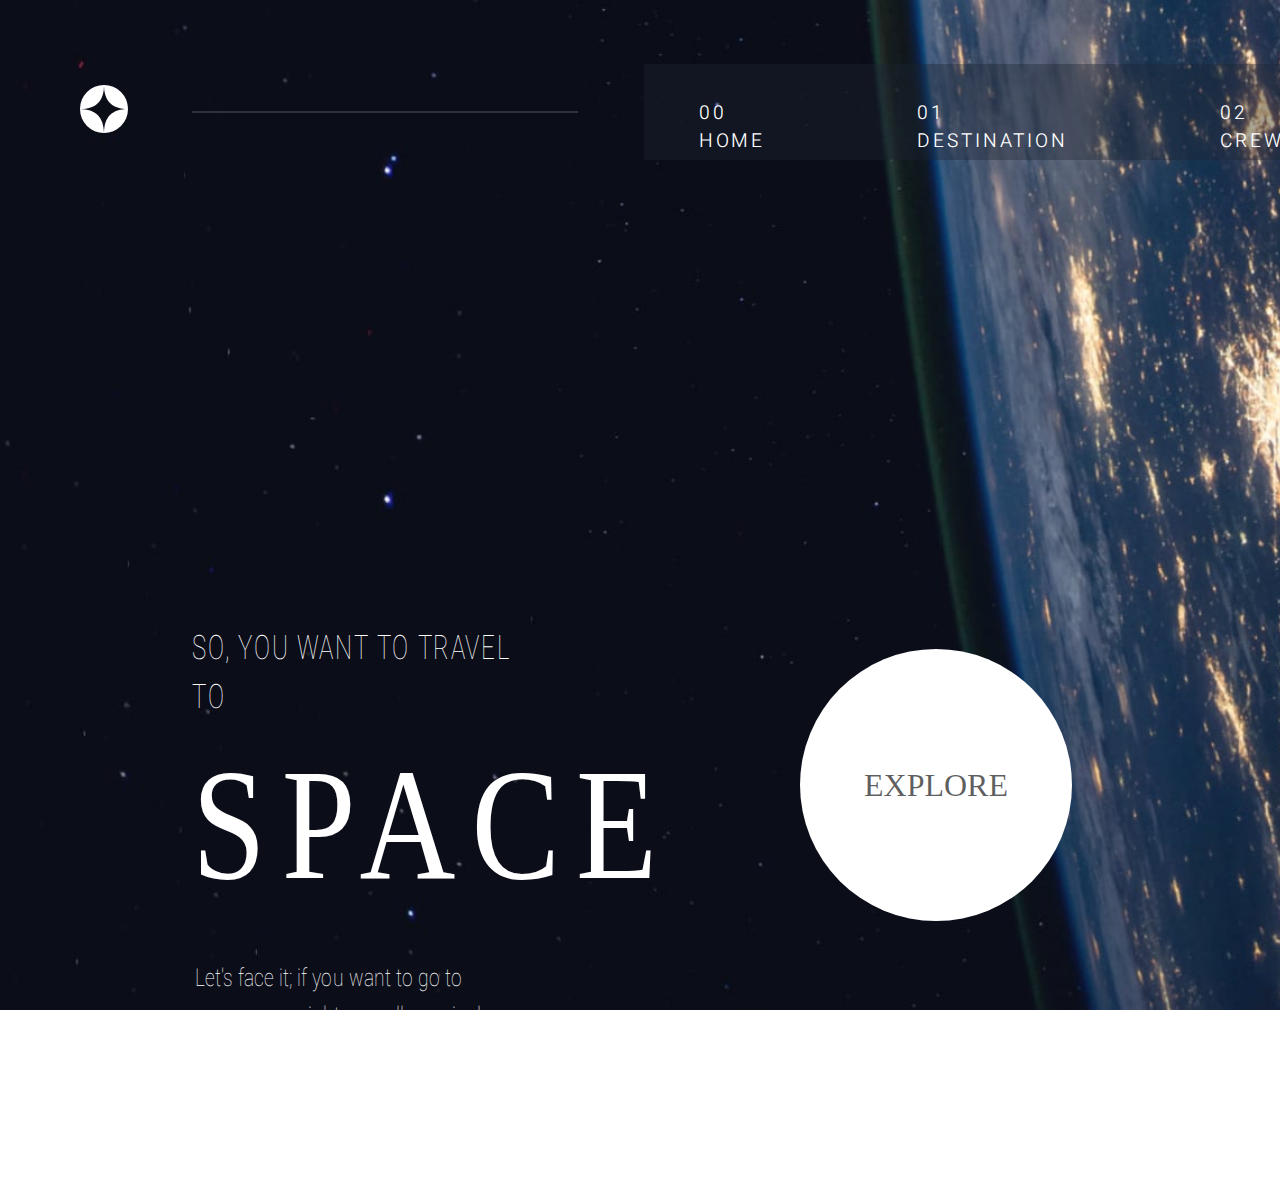
<file: index.html>
<!DOCTYPE html>
<html lang="en">

<head>
    <meta charset="UTF-8">
    <meta name="viewport" content="width=device-width, initial-scale=1.0">
    <title>Space Tourism</title>
    <link rel="stylesheet" href="./style.css">
    <script src="script.js" defer></script>

    <link rel="preconnect" href="https://fonts.googleapis.com">
    <link rel="preconnect" href="https://fonts.gstatic.com" crossorigin>
    <link
        href="https://fonts.googleapis.com/css2?family=Afacad:ital,wght@0,400..700;1,400..700&family=Heebo:wght@100..900&family=Inter:ital,opsz,wght@0,14..32,100..900;1,14..32,100..900&family=Lato:ital,wght@0,100;0,300;0,400;0,700;0,900;1,100;1,300;1,400;1,700;1,900&family=Open+Sans:ital,wght@0,300..800;1,300..800&family=Poppins:ital,wght@0,100;0,200;0,300;0,400;0,500;0,600;0,700;0,800;0,900;1,100;1,200;1,300;1,400;1,500;1,600;1,700;1,800;1,900&display=swap"
        rel="stylesheet">

</head>

<body>
    <header>
        <nav class="nav-active">
            <div class="icon">
                <img src="./assets/images/shared/logo.svg" alt="icon">
            </div>
            <hr class="intro-hr">

            <div class="nav-bar">
                <div class="li-container">
                    <ul>
                        <li class="home"><a href="index.html" class="dekstop-nav">00 HOME</a></li>
                        <li class="home"><a href="index.html" class="tablet-nav"> HOME</a></li>
                    </ul>
                </div>
                <div class="li-container">
                    <ul>
                        <li><a href="destination.html" class="dekstop-nav">01 DESTINATION</a></li>
                        <li><a href="destination.html" class="tablet-nav">DESTINATION</a></li>
                    </ul>
                </div>
                <div class="li-container">
                    <ul>
                        <li><a href="crew.html" class="dekstop-nav">02 CREW</a></li>
                        <li><a href="crew.html" class="tablet-nav">CREW</a></li>
                    </ul>
                </div>
                <div class="li-container">
                    <ul>
                        <li><a href="technology.html" class="dekstop-nav">03 TECHNOLOGY</a></li>
                        <li><a href="technology.html" class="tablet-nav">TECHNOLOGY</a></li>
                    </ul>
                </div>
            </div>

            <div>
                <img src="./assets/images/shared/icon-hamburger.svg" class="ham-icon" alt="">
            </div>
            <div class="hamburger ham-active">
                <div class="ham-container">
                    <ul>
                        <li class="ham-home"><a href="index.html" class="mobile-nav">HOME</a></li>
                    </ul>
                </div>
                <div class="ham-container">
                    <ul>
                        <li><a href="destination.html" class="mobile-nav">DESTINATION</a></li>
                    </ul>
                </div>
                <div class="ham-container">
                    <ul>
                        <li><a href="crew.html" class="mobile-nav">CREW</a></li>
                    </ul>
                </div>
                <div class="ham-container">
                    <ul>
                        <li><a href="technology.html" class="mobile-nav">TECHNOLOGY</a></li>
                    </ul>
                </div>
            </div>
        </nav>

    </header>

    <main>
        <div class="container">
            <div class="text">
                <h3>SO, YOU WANT TO TRAVEL TO</h3>
                <h1>SPACE</h1>
                <p>
                    Let's face it; if you want to go to space, you might as well
                    genuinely go to outer space and not hover kind of on the
                    edge of it. Well sit back, and relax because we'll give you
                    a truly out of this world experience!
                </p>
            </div>

            <div>
                <div>
                    <p class="explore">EXPLORE</p>
                </div>
            </div>
        </div>
    </main>
</body>

</html>
</file>
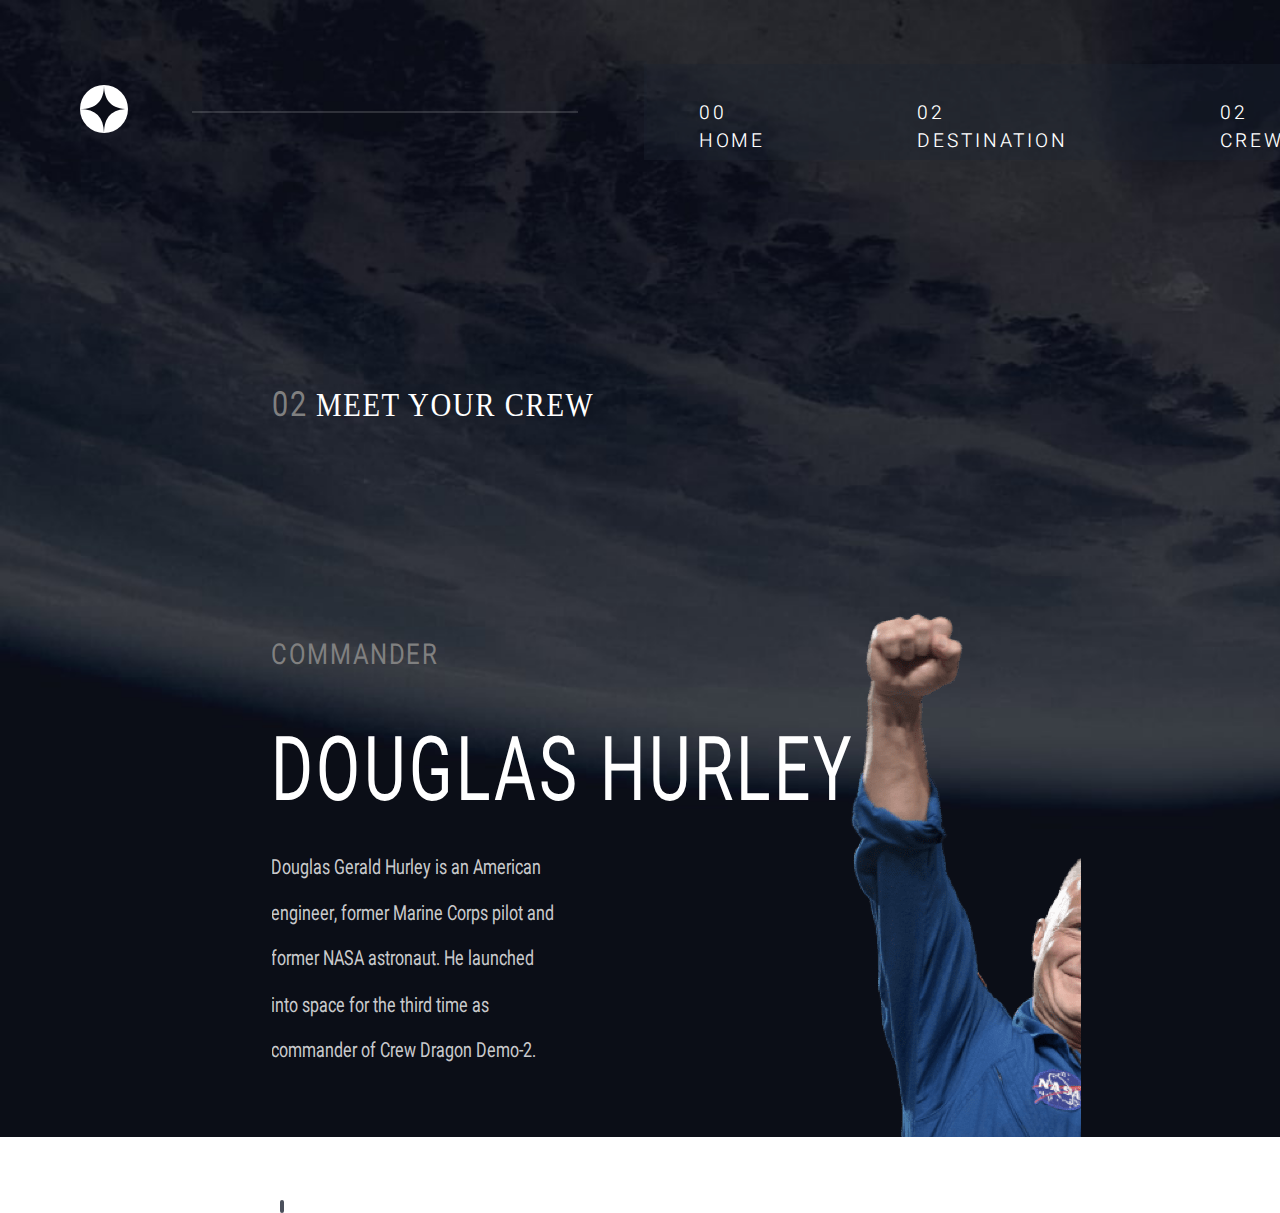
<file: crew.html>
<!DOCTYPE html>
<html lang="en">

<head>
    <meta charset="UTF-8">
    <meta name="viewport" content="width=device-width, initial-scale=1.0">
    <title>Space Tourism-Crew</title>
    <link rel="stylesheet" href="./style.css">
    <script src="crew.js" defer></script>

    <link rel="preconnect" href="https://fonts.googleapis.com">
    <link rel="preconnect" href="https://fonts.gstatic.com" crossorigin>
    <link
        href="https://fonts.googleapis.com/css2?family=Afacad:ital,wght@0,400..700;1,400..700&family=Heebo:wght@100..900&family=Inter:ital,opsz,wght@0,14..32,100..900;1,14..32,100..900&family=Lato:ital,wght@0,100;0,300;0,400;0,700;0,900;1,100;1,300;1,400;1,700;1,900&family=Open+Sans:ital,wght@0,300..800;1,300..800&family=Poppins:ital,wght@0,100;0,200;0,300;0,400;0,500;0,600;0,700;0,800;0,900;1,100;1,200;1,300;1,400;1,500;1,600;1,700;1,800;1,900&display=swap"
        rel="stylesheet">
</head>

<body>
    <nav>
        <div class="icon">
            <img src="./assets/images/shared/logo.svg" alt="icon">
        </div>
        <hr class="intro-hr">

        <div class="nav-bar">
            <div class="li-container">
                <ul>
                    <li class="home"><a href="index.html" class="dekstop-nav">00 HOME</a></li>
                    <li class="home"><a href="index.html" class="tablet-nav"> HOME</a></li>
                </ul>
            </div>
            <div class="li-container">
                <ul>
                    <li><a href="destination.html" class="dekstop-nav">02 DESTINATION</a></li>
                    <li><a href="destination.html" class="tablet-nav">DESTINATION</a></li>
                </ul>
            </div>
            <div class="li-container">
                <ul>
                    <li><a href="crew.html" class="dekstop-nav">02 CREW</a></li>
                    <li><a href="crew.html" class="tablet-nav">CREW</a></li>

                </ul>
            </div>
            <div class="li-container">
                <ul>
                    <li><a href="technology.html" class="dekstop-nav">03 TECHNOLOGY</a></li>
                    <li><a href="technology.html" class="tablet-nav">TECHNOLOGY</a></li>
                </ul>
            </div>
        </div>

        <div>
            <img src="./assets/images/shared/icon-hamburger.svg" class="ham-icon" alt="">
        </div>
        <div class="hamburger ham-active">
            <div class="ham-container">
                <ul>
                    <li class="ham-home"><a href="index.html" class="mobile-nav">HOME</a></li>
                </ul>
            </div>
            <div class="ham-container">
                <ul>
                    <li><a href="destination.html" class="mobile-nav">DESTINATION</a></li>
                </ul>
            </div>
            <div class="ham-container">
                <ul>
                    <li><a href="crew.html" class="mobile-nav">CREW</a></li>
                </ul>
            </div>
            <div class="ham-container">
                <ul>
                    <li><a href="technology.html" class="mobile-nav">TECHNOLOGY</a></li>
                </ul>
            </div>
        </div>
    </nav>

    <main>
        <div>
            <h1 id="intro">
                <span class="number">02</span> MEET YOUR CREW
            </h1>
        </div>

        <div class="crew-container">
            <div class="slider-wrapper" tabindex="0">
                <div class="crew">
                    <div class="crew-details">
                        <div class="crew-details1">
                            <h4 id="role" class="commander">COMMANDER</h4>
                            <h2 id="crew-name" class="douglas">DOUGLAS HURLEY</h2>
                            <p id="crew-bio">
                                Douglas Gerald Hurley is an American engineer, former Marine Corps pilot and former NASA
                                astronaut. He launched into space for the third time as commander of Crew Dragon Demo-2.
                            </p>
                        </div>

                        <div class="crew-img1">
                            <div class="crew-image1">
                                <img src="./assets/images/crew/image-douglas-hurley.png" alt="DOUGLAS HURLEY">
                            </div>
                        </div>
                    </div>

                    <div class="crew-details">
                        <div class="crew-details2">
                            <h4 id="role" class="m_specialist">MISSION SPECIALIST</h4>
                            <h2 id="crew-name" class="mark">MARK SHUTTLEWORTH</h2>
                            <p id="crew-bio">
                                Mark Richard Shuttleworth is the founder and CEO of Canonical, the company behind the
                                Linux-based Ubuntu operating system. Shuttleworth became the first South African to
                                travel
                                to space as a space tourist.
                            </p>
                        </div>

                        <div class="crew-img2">
                            <div class="crew-image2">
                                <img src="./assets/images/crew/image-mark-shuttleworth.png" alt="MARK SHUTTLEWORTH">
                            </div>
                        </div>
                    </div>

                    <div class="crew-details">
                        <div class="crew-details3">
                            <h4 id="role" class="pilot">PILOT</h4>
                            <h2 id="crew-name" class="victor">VICTOR GLOVER</h2>
                            <p id="crew-bio">
                                Pilot on the first operational flight of the SpaceX Crew Dragon to the International
                                Space
                                Station. Glover is a commander in the U.S. Navy where he pilots an F/A-18.He was a crew
                                member of Expedition 64, and served as a station systems flight engineer.
                            </p>
                        </div>

                        <div class="crew-img3">
                            <div class="crew-image3">
                                <img src="./assets/images/crew/image-victor-glover.png" alt="VICTOR GLOVER">
                            </div>

                        </div>
                    </div>

                    <div class="crew-details">
                        <div class="crew-details4">
                            <h4 id="role" class="flight_eng">FLIGHT ENGINEER</h4>
                            <h2 id="crew-name">ANOUSHEH ANSARI</h2>
                            <p id="crew-bio">
                                Anousheh Ansari is an Iranian American engineer and co-founder of Prodea Systems. Ansari
                                was
                                the fourth self-funded space tourist, the first self-funded woman to fly to the ISS, and
                                the
                                first Iranian in space.
                            </p>
                        </div>

                        <div class="crew-img4">
                            <div class="crew-image4">
                                <img src="./assets/images/crew/image-anousheh-ansari.png" alt="ANOUSHEH ANSARI">
                            </div>
                        </div>

                    </div>

                </div>
            </div>

            <div class="slider-nav">
                <a href="#slide1" id="slide1"></a>
                <a href="#slide2" id="slide2"></a>
                <a href="#slide3" id="slide3"></a>
                <a href="#slide4" id="slide4"></a>
            </div>
        </div>
    </main>
</body>

</html>
</file>
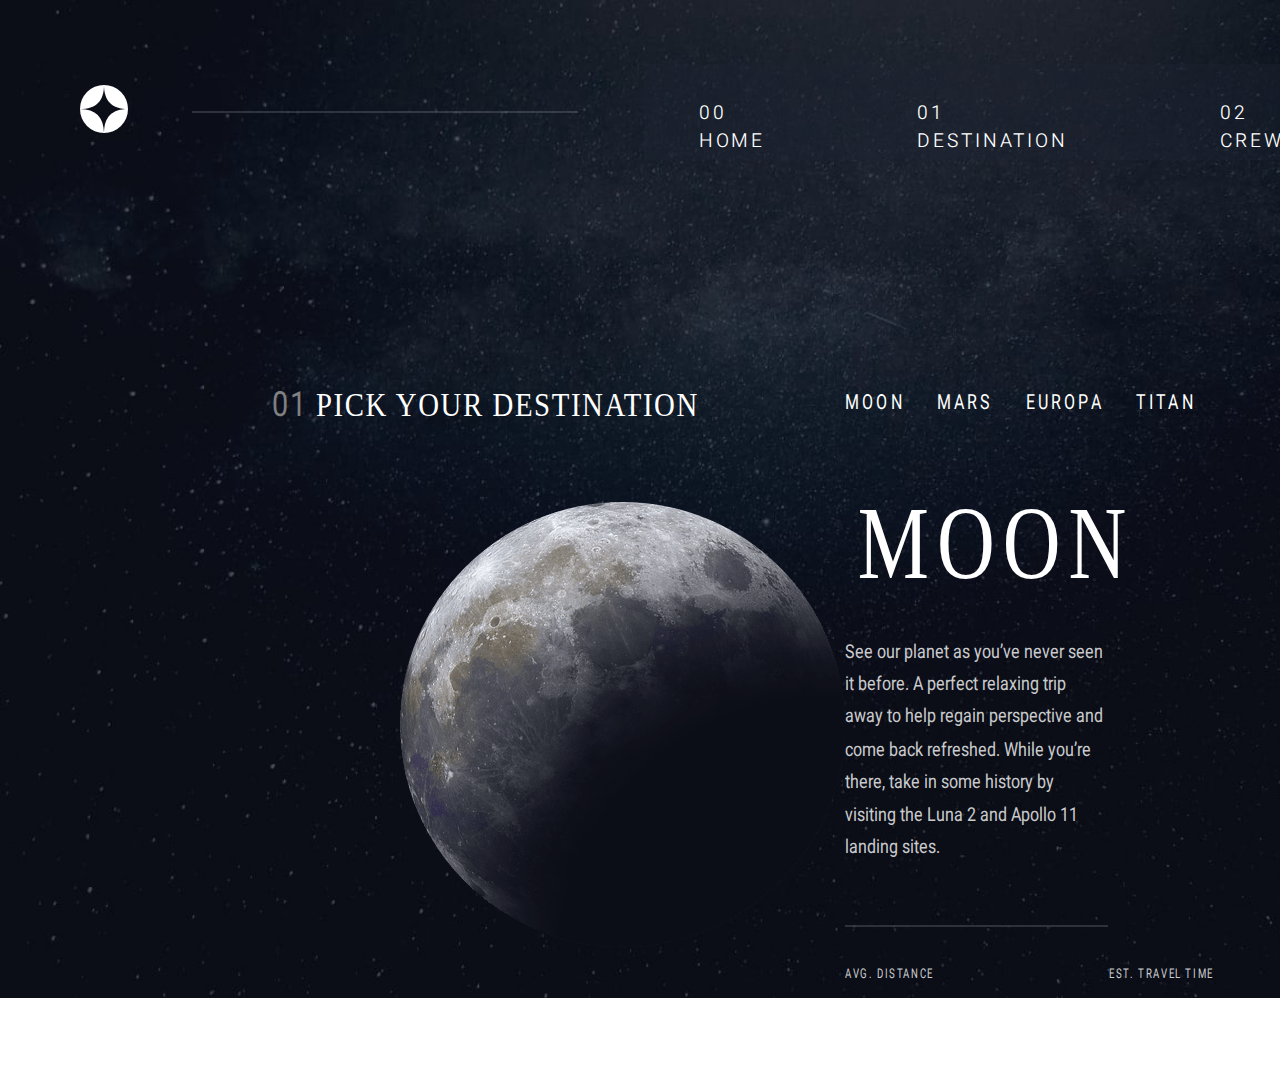
<file: destination.html>
<!DOCTYPE html>
<html lang="en">

<head>
    <meta charset="UTF-8">
    <meta name="viewport" content="width=device-width, initial-scale=1.0">
    <title>Space Tourism-Destination</title>
    <link rel="stylesheet" href="./style.css">
    <script src="destination.js" defer></script>

    <link rel="preconnect" href="https://fonts.googleapis.com">
    <link rel="preconnect" href="https://fonts.gstatic.com" crossorigin>
    <link
        href="https://fonts.googleapis.com/css2?family=Afacad:ital,wght@0,400..700;1,400..700&family=Heebo:wght@100..900&family=Inter:ital,opsz,wght@0,14..32,100..900;1,14..32,100..900&family=Lato:ital,wght@0,100;0,300;0,400;0,700;0,900;1,100;1,300;1,400;1,700;1,900&family=Open+Sans:ital,wght@0,300..800;1,300..800&family=Poppins:ital,wght@0,100;0,200;0,300;0,400;0,500;0,600;0,700;0,800;0,900;1,100;1,200;1,300;1,400;1,500;1,600;1,700;1,800;1,900&display=swap"
        rel="stylesheet">
</head>

<body>
    <nav>
        <div class="icon">
            <img src="./assets/images/shared/logo.svg" alt="icon">
        </div>
        <hr class="intro-hr">

        <div class="nav-bar">
            <div class="li-container">
                <ul>
                    <li class="home"><a href="index.html" class="dekstop-nav">00 HOME</a></li>
                    <li class="home"><a href="index.html" class="tablet-nav"> HOME</a></li>

                </ul>
            </div>
            <div class="li-container">
                <ul>
                    <li><a href="destination.html" class="dekstop-nav">01 DESTINATION</a></li>
                    <li><a href="destination.html" class="tablet-nav">DESTINATION</a></li>
                </ul>
            </div>
            <div class="li-container">
                <ul>
                    <li><a href="crew.html" class="dekstop-nav">02 CREW</a></li>
                    <li><a href="crew.html" class="tablet-nav">CREW</a></li>
                </ul>
            </div>
            <div class="li-container">
                <ul>
                    <li><a href="technology.html" class="dekstop-nav">03 TECHNOLOGY</a></li>
                    <li><a href="technology.html" class="tablet-nav">TECHNOLOGY</a></li>
                </ul>
            </div>
        </div>

        <div>
                <img src="./assets/images/shared/icon-hamburger.svg" class="ham-icon" alt="">
            </div>
            <div class="hamburger ham-active">
                <div class="ham-container">
                    <ul>
                        <li class="ham-home"><a href="index.html" class="mobile-nav">HOME</a></li>
                    </ul>
                </div>
                <div class="ham-container">
                    <ul>
                        <li><a href="destination.html" class="mobile-nav">DESTINATION</a></li>
                    </ul>
                </div>
                <div class="ham-container">
                    <ul>
                        <li><a href="crew.html" class="mobile-nav">CREW</a></li>
                    </ul>
                </div>
                <div class="ham-container">
                    <ul>
                        <li><a href="technology.html" class="mobile-nav">TECHNOLOGY</a></li>
                    </ul>
                </div>
            </div>
    </nav>

    <main>
        <div>
            <h1 id="intro">
                <span class="number">01</span> PICK YOUR DESTINATION
            </h1>
        </div>

        <div class="destination-container">
            <div class="destination-img">
                <img src="./assets/images/destination/image-moon.png" alt="iamge of the moon">
            </div>

            <div class="destination-details">
                <div class="destination">
                    <div>
                        <p class="moon">MOON</p>
                    </div>
                    <div>
                        <p class="mars">MARS</p>
                    </div>
                    <div>
                        <p class="europa">EUROPA</p>
                    </div>
                    <div>
                        <p class="titan">TITAN</p>
                    </div>

                </div>

                <div class="about-destionation">
                    <h2 id="destination-name">MOON</h2>
                    <p id="destination-description">
                        See our planet as you’ve never seen it before. A perfect relaxing trip away to help regain
                        perspective and come back refreshed. While you’re there, take in some history by visiting the
                        Luna 2 and Apollo 11 landing sites.
                    </p>

                    <hr id="destination_hr">
                </div>

                <div>
                    <div class="travel-details">
                        <div class="destination-distance">
                            <p id="distance-text">AVG. DISTANCE</p>
                            <h4 id="distance">384,400 KM</h4>
                        </div>

                        <div class="destination-duration">
                            <p id="duration-text"> EST. TRAVEL TIME</p>
                            <h4 id="duration">3 DAYS</h4>
                        </div>
                    </div>
                </div>
            </div>
        </div>
    </main>
</body>

</html>
</file>
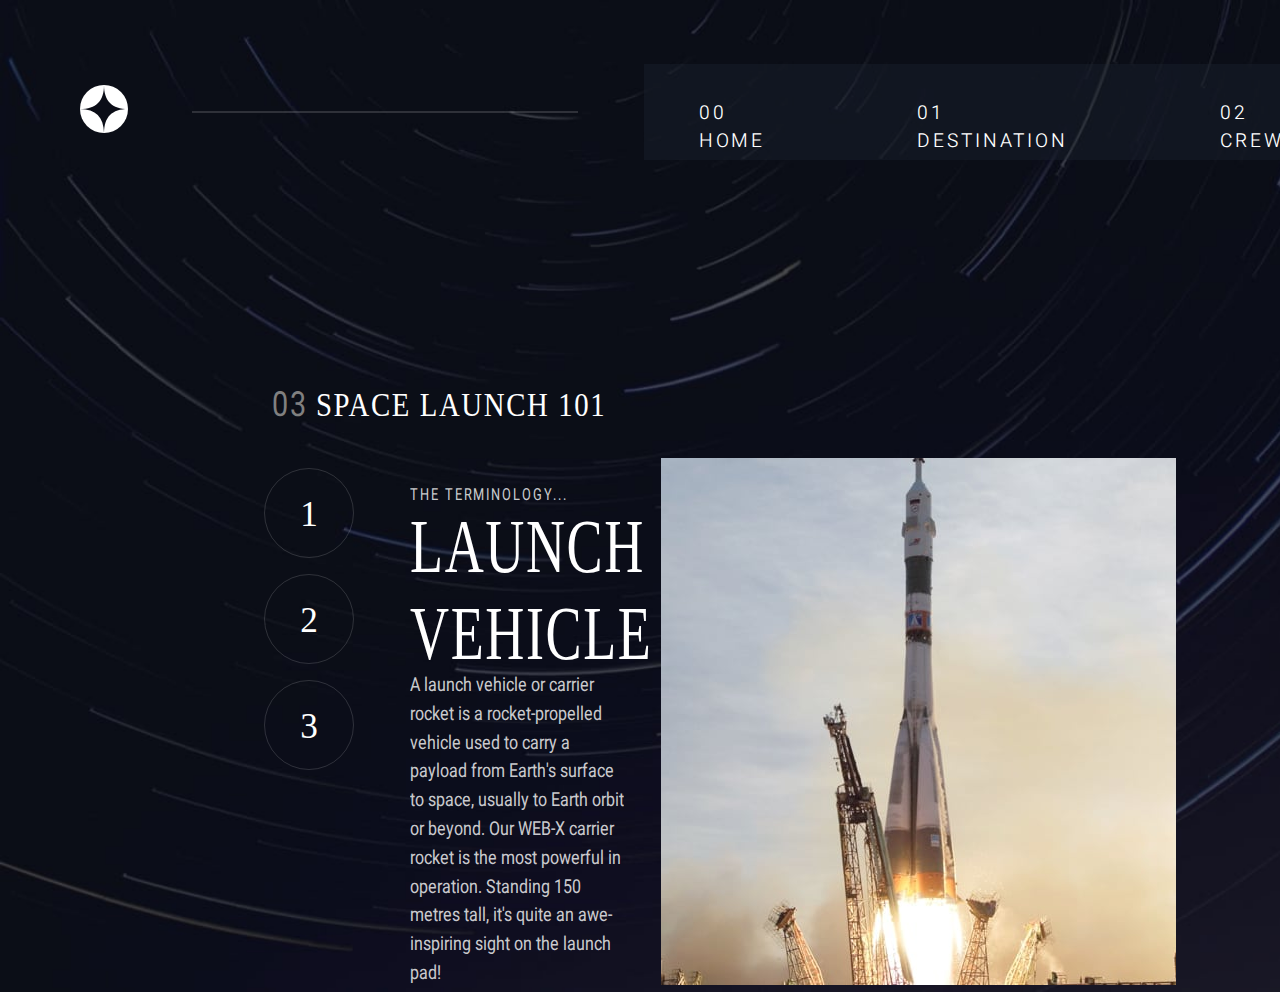
<file: technology.html>
<!DOCTYPE html>
<html lang="en">

<head>
    <meta charset="UTF-8">
    <meta name="viewport" content="width=device-width, initial-scale=1.0">
    <title>Space Tourism-Technology</title>
    <link rel="stylesheet" href="./style.css">
    <script src="technology.js" defer></script>

    <link rel="preconnect" href="https://fonts.googleapis.com">
    <link rel="preconnect" href="https://fonts.gstatic.com" crossorigin>
    <link
        href="https://fonts.googleapis.com/css2?family=Afacad:ital,wght@0,400..700;1,400..700&family=Heebo:wght@100..900&family=Inter:ital,opsz,wght@0,14..32,100..900;1,14..32,100..900&family=Lato:ital,wght@0,100;0,300;0,400;0,700;0,900;1,100;1,300;1,400;1,700;1,900&family=Open+Sans:ital,wght@0,300..800;1,300..800&family=Poppins:ital,wght@0,100;0,200;0,300;0,400;0,500;0,600;0,700;0,800;0,900;1,100;1,200;1,300;1,400;1,500;1,600;1,700;1,800;1,900&display=swap"
        rel="stylesheet">
</head>

<body>
    <nav>
        <div class="icon">
            <img src="./assets/images/shared/logo.svg" alt="icon">
        </div>
        <hr class="intro-hr">

        <div class="nav-bar">
            <div class="li-container">
                <ul>
                    <li class="home"><a href="index.html" class="dekstop-nav">00 HOME</a></li>
                    <li class="home"><a href="index.html" class="tablet-nav"> HOME</a></li>

                </ul>
            </div>
            <div class="li-container">
                <ul>
                    <li><a href="destination.html" class="dekstop-nav">01 DESTINATION</a></li>
                    <li><a href="destination.html" class="tablet-nav">DESTINATION</a></li>
                </ul>
            </div>
            <div class="li-container">
                <ul>
                    <li><a href="crew.html" class="dekstop-nav">02 CREW</a></li>
                    <li><a href="crew.html" class="tablet-nav">CREW</a></li>
                </ul>
            </div>
            <div class="li-container">
                <ul>
                    <li><a href="technology.html" class="dekstop-nav">03 TECHNOLOGY</a></li>
                    <li><a href="technology.html" class="tablet-nav">TECHNOLOGY</a></li>
                </ul>
            </div>
        </div>

        <div>
                <img src="./assets/images/shared/icon-hamburger.svg" class="ham-icon" alt="">
            </div>
            <div class="hamburger ham-active">
                <div class="ham-container">
                    <ul>
                        <li class="ham-home"><a href="index.html" class="mobile-nav">HOME</a></li>
                    </ul>
                </div>
                <div class="ham-container">
                    <ul>
                        <li><a href="destination.html" class="mobile-nav">DESTINATION</a></li>
                    </ul>
                </div>
                <div class="ham-container">
                    <ul>
                        <li><a href="crew.html" class="mobile-nav">CREW</a></li>
                    </ul>
                </div>
                <div class="ham-container">
                    <ul>
                        <li><a href="technology.html" class="mobile-nav">TECHNOLOGY</a></li>
                    </ul>
                </div>
            </div>
    </nav>

    <main>
        <div>
            <h1 id="intro">
                <span class="number">03</span> SPACE LAUNCH 101
            </h1>
        </div>

        <div class="tech-container">
            <div class="tech-item1">
                <div class="tech-info">
                    <div class="tech-number-container">
                        <div class="tech-number">
                            <p>1</p>
                        </div>
                        <div class="tech-number">
                            <p>2</p>
                        </div>
                        <div class="tech-number">
                            <p>3</p>
                        </div>
                    </div>
                    <div class="tech-details">
                        <p class="terminology">THE TERMINOLOGY...</p>
                        <h2 class="tech-name">LAUNCH VEHICLE</h2>
                        <p class="tech-description">A launch vehicle or carrier rocket is a rocket-propelled vehicle
                            used to carry a payload from Earth's surface to space, usually to Earth orbit or beyond. Our
                            WEB-X carrier rocket is the most powerful in operation. Standing 150 metres tall, it's quite
                            an awe-inspiring sight on the launch pad!</p>
                    </div>
                </div>
            </div>

            <div class="tech-item2-dekstop">
                <img src="./assets/images/technology/image-launch-vehicle-portrait.jpg" alt="launch vehicle image">
            </div>

            <div class="tech-item2-tablet">
                <img src="./assets/images/technology/image-launch-vehicle-landscape.jpg" alt="launch vehicle image">
            </div>
        </div>
    </main>
</body>

</html>
</file>
<file: style.css>
:root {
    --text-color1: white;
    --text-color2: rgba(255, 255, 255, 0.8);
    --hr-border-color: rgba(255, 255, 255, 0.15);
    --nav-bg-color: rgba(30, 36, 51, 0.38);
    --explore-bg-color: rgba(30, 36, 51, 0.8);
}

body {
    box-sizing: border-box;
    padding: 0;
    margin: 0;
    font-family: "Heebo", sans-serif;
}

.dekstopBg {
    background-image: url(./assets/images/home/background-home-desktop.jpg);
    background-repeat: no-repeat;
    background-size: cover;
}

nav {
    display: flex;
    align-items: center;
    justify-content: space-between;
    margin-top: 4rem;
}

.nav-bar {
    display: flex;
    gap: 7rem;
    background-color: var(--nav-bg-color);
    height: 6rem;
    align-items: center;
    width: 60.2%;
    position: relative;
    padding-left: 2rem;
    left: 21.35rem;
}

.icon {
    padding-left: 5rem;
}

.intro-hr {
    width: 30%;
    position: absolute;
    left: 12rem;
    outline: none;
    border: 1px solid var(--hr-border-color);
}

li {
    list-style: none;
    transform: scaleY(1.3);
    padding-top: 1.2rem;
    transform: translateX(-1.1rem);
}

li a {
    text-decoration: none;
    color: var(--text-color1);
    font-weight: 300;
    letter-spacing: 0.18rem;
    font-size: 1.2rem;
    transition: transform 0.5s;
}

.container {
    display: flex;
    align-items: center;
    justify-content: space-between;
    height: 50vh;
    margin-top: 25rem;
}

.text {
    display: flex;
    flex-direction: column;
    margin-left: 12rem;
    width: 25%;
    height: 76%;
}

h3 {
    font-size: 1.5rem;
    font-weight: 100;
    transform: scaleY(1.4);
    color: var(--text-color1);
    letter-spacing: 0.1rem;
}

h1 {
    color: var(--text-color1);
    font-size: 8.3rem;
    margin-top: 1rem;
    transform: scaleY(1.2);
    letter-spacing: 1rem;
    font-family: Times, serif;
    font-weight: 400;
}

.text p {
    color: var(--text-color1);
    font-size: 1.2rem;
    margin-top: -0.3rem;
    padding-left: 0.2rem;
    font-weight: 100;
    line-height: 1.8rem;
    transform: scaleY(1.28);
    letter-spacing: 0.001rem;
}

.explore {
    font-size: 2rem;
    font-family: Times, serif;
    font-weight: 300;
    color: rgba(0, 0, 0, 0.623);
    background-color: var(--text-color1);
    height: 17rem;
    width: 17rem;
    border-radius: 300px;
    position: relative;
    left: -13rem;
    cursor: pointer;
    display: flex;
    align-items: center;
    justify-content: center;
    transition: color 0.5s, background-color 0.5s;
}

.explore:hover {
    color: var(--text-color1);
    background-color: var(--explore-bg-color);
}

.li-container {
    height: 100%;
    width: fit-content;
}

.li-container:hover {
    border-bottom: 1px solid var(--text-color1);
}





#intro {
    font-size: 1.8rem;
    letter-spacing: 0.1rem;
    width: fit-content;
    position: relative;
    top: 13rem;
    left: 17rem;
}

.number {
    color: grey;
    font-family: "Heebo", sans-serif;
}


@media screen and (min-width: 1200px) {
    .tablet-nav {
        display: none;
    }

    .tech-item2-tablet {
        display: none;
    }

    .hamburger {
        display: none;
    }

    .ham-icon {
        display: none;
    }
}


/*Destination*/
.destination-dekstop-bg {
    background-image: url(./assets/images/destination/background-destination-desktop.jpg);
    background-size: cover;
    background-repeat: no-repeat;
}

.destination-container {
    display: flex;
    align-items: center;
    justify-content: space-between;
    margin-top: 15rem;
    height: 60vh;
}

.destination-img {
    margin-left: 25rem;
}

.destination-details {
    display: flex;
    flex-direction: column;
    width: 40%;
    /* cursor: pointer; */
}

.destination {
    display: flex;
    width: 60%;
    align-items: center;
    gap: 2rem;
}

.destination p {
    color: var(--text-color1);
    letter-spacing: 0.2rem;
    transform: scaleY(1.3);
    cursor: pointer;
}

.about-destionation {
    width: 60%;
}

#destination-name {
    color: var(--text-color1);
    font-size: 5rem;
    font-family: Times, serif;
    font-weight: 400;
    transform: scaleY(1.3);
    letter-spacing: 0.5rem;
    margin-left: 0.8rem;
}

#destination-description {
    color: var(--text-color2);
    width: 100%;
    line-height: 1.7rem;
    transform: scaleY(1.2);
}

#destination_hr {
    width: 100%;
    border: 1px solid var(--hr-border-color);
    margin-top: 5rem;
}

.travel-details {
    display: flex;
    gap: 5rem;
    color: var(--text-color2);
}

.travel-details p {
    font-size: 0.6rem;
    transform: scaleY(1.4);
    letter-spacing: 0.1rem;
    margin-top: 2rem;
}

.travel-details h4 {
    font-size: 1.9rem;
    font-weight: 400;
    transform: scaleY(1.5);
    letter-spacing: 0.18rem;
    margin-top: 1.5rem;
    font-family: 'Times New Roman', Times, serif;
}

.destination p:hover {
    border-bottom: 1px solid var(--text-color2);
}







/* CREW */
.crew-dekstop-bg {
    background-image: url(./assets/images/crew/background-crew-desktop.jpg);
    background-repeat: no-repeat;
    background-size: cover;
}

.crew-container {
    overflow-y: hidden;
}

.slider-wrapper {
    overflow-x: auto;
    outline: none;
    scroll-behavior: smooth;
    scroll-snap-type: x mandatory;
    position: relative;
    top: 23rem;
    left: 17rem;
    width: 63.2vw;
    height: 100vh;
}

.slider-wrapper::-webkit-scrollbar {
    display: none;
}

.crew {
    display: flex;
    height: 100%;
}

.crew-details {
    display: flex;
    scroll-snap-align: start;
    border: none;
}

.slider-nav {
    display: flex;
    gap: 1.8rem;
    position: absolute;
    width: 8vw;
    top: 75rem;
    left: 17.5rem;
}

.slider-nav a {
    width: 0.8rem;
    height: 0.8rem;
    background-color: white;
    border-radius: 100px;
}

#role {
    color: grey;
    font-weight: 400;
    font-size: 1.5rem;
    transform: scaleY(1.2);
    letter-spacing: 0.1rem;
    width: 20rem;
}

#crew-name {
    color: var(--text-color1);
    font-size: 4rem;
    font-weight: 400;
    letter-spacing: 0.2rem;
    transform: scaleY(1.4);
    width: 48rem;
}

#crew-bio {
    color: var(--text-color2);
    width: 75%;
    max-height: 30%;
    font-size: 1rem;
    line-height: 2.2rem;
    transform: scaleY(1.3);
}

.crew-details1 {
    width: 30vw;
    margin-left: -0.05rem;
}

.crew-details2 {
    width: 100%;
}

.crew-img1 {
    margin-left: 12.2rem;
    padding-top: 0.5rem;
}

.crew-img2 {
    padding-top: 4.4rem;
    margin-left: 9.22rem;
}

.crew-img3 {
    padding-top: 4rem;
    margin-left: 1.95rem;
}

.crew-img4 {
    margin-left: 0.3rem;
    padding-top: 6.7rem;
    position: relative;
}

#slide1,
#slide1:hover,
#slide2:hover,
#slide3:hover,
#slide4:hover {
    background-color: var(--explore-bg-color);
}







/*TECHNOLOGY*/
.tech-dekstop-bg {
    background-image: url(./assets/images/technology/background-technology-desktop.jpg);
    background-size: cover;
    background-repeat: no-repeat;
}

.tech-container {
    display: flex;
    height: fit-content;
    width: 75vw;
    align-items: center;
    /* margin: 0 auto; */
    margin-left: 13.5rem;
    margin-top: 15rem;
}

.tech-info {
    display: flex;
    gap: 3.5rem;
    max-width: 698;
    width: 60%;
    margin-left: 3rem;
}

.tech-number {
    color: var(--text-color1);
    background-color: rgba(30, 36, 51, 0);
    height: 5.5rem;
    width: 5.5rem;
    border-radius: 100px;
    text-align: center;
    border: 1px solid var(--hr-border-color);
    margin-top: 1rem;
    cursor: pointer;
    transition: background-color 0.5s, color 0.5s;
}

.tech-number:hover {
    background-color: white;
    color: var(--explore-bg-color);
}

.tech-number-container {
    margin-top: -1.3rem;
}

.tech-number-container p {
    font-family: 'Times New Roman', Times, serif;
    font-size: 2.2rem;
    margin-top: 1.6rem;
}

.terminology {
    font-size: 0.8rem;
    color: var(--text-color2);
    letter-spacing: 0.12rem;
    transform: scaleY(1.3);
}

.tech-name {
    color: white;
    font-size: 3.38rem;
    letter-spacing: 0.1rem;
    transform: scaleY(1.4);
    font-weight: 400;
    font-family: 'Times New Roman', Times, serif;
    margin-top: 1.5rem;
}

.tech-description {
    width: 90%;
    font-size: 1rem;
    line-height: 1.5rem;
    color: var(--text-color2);
    transform: scaleY(1.2);
}

.tech-item2 img {
    outline: var(--nav-bg-color);
}




/*TABLET DESIGN*/
@media screen and (min-width: 600px) and (max-width: 1200px) {
    /* body {
        height: 141vh;
        min-height: 102vh;
    } */

    #intro {
        top: 1.8rem;
        left: 2rem;
        font-size: 1rem;
    }

    .hamburger {
        display: none;
    }

    .ham-icon {
        display: none;
    }

    .nav-bar {
        left: 7rem;
    }


    /*HOME*/
    .tabBg {
        background-image: url(./assets/images/home/background-home-tablet.jpg);
        background-repeat: no-repeat;
        background-size: cover;
    }

    .intro-hr {
        display: none;
    }

    nav {
        margin-top: 0;
    }

    .icon {
        padding-left: 1.5rem;
    }

    .nav-bar {
        width: 68vw;
        gap: 0rem;
        padding-left: 0rem;
    }

    .home {
        padding-left: 1.5rem;
    }

    .dekstop-nav {
        display: none;
    }

    li {
        padding-top: 0.5rem;
    }

    li a {
        font-size: 0.8rem;
    }

    .container {
        flex-direction: column;
        height: fit-content;
        width: 80vw;
        margin-top: 10rem;
        /* margin-left: 11.8vw; */
        margin-left: 8.8%;
        border: 1px solid red;
        gap: 15rem;
    }

    .text {
        margin-left: -18rem;
        height: 30%;
        margin-top: 5rem;
    }

    h3 {
        font-size: 1rem;
        width: 49vw;
        letter-spacing: 0.3rem;
        margin-left: 4rem;
    }

    .text p {
        font-size: 1.0001rem;
        width: 59vw;
        text-align: center;
        letter-spacing: 0.01rem;
        transform: scaleY(1);
        line-height: 2.2rem;
        margin-top: -3rem;
    }

    .explore {
        left: 1.5rem;
        top: -5rem;
    }


    /*DESTINATION*/
    #destination_hr {
        display: none;
    }

    .destination-tablet-bg {
        background-image: url(./assets/images/destination/background-destination-tablet.jpg);
        background-size: cover;
        background-repeat: no-repeat;
    }

    .destination-container {
        flex-direction: column;
        height: fit-content;
        margin-top: 15rem;
        gap: 4rem;
    }

    .destination-img {
        margin-left: 0;
    }

    .destination-details {
        /* margin-top: 8rem; */
        margin-left: 2rem;
        height: fit-content;
        width: 60vw;
    }

    .destination {
        margin-left: 3.3rem;
    }

    .about-destionation {
        width: 100%;
    }

    #destination-name {
        text-align: center;
        margin-top: 2rem;
    }

    #destination-description {
        width: 55vw;
        text-align: center;
        font-size: 0.8rem;
        margin-left: 1.5rem;
        margin-top: -1.5rem;
    }

    .travel-details {
        margin-left: 4rem;
    }

    .travel-details h4 {
        font-size: 1.5rem;
    }

    /*CREW*/
    .crew-tablet-bg {
        background-image: url(./assets/images/crew/background-crew-tablet.jpg);
        background-repeat: no-repeat;
        background-size: cover;
    }

    .crew-container {
        height: fit-content;
        overflow-y: hidden;
    }

    .slider-wrapper {
        top: 5rem;
        left: 8rem;
        width: 75vw;
        height: 100%;
    }

    .crew-details {
        flex-direction: column;
        width: 74vw;
        height: 95%;
        /* gap: 8rem; */
    }

    .crew-details1,
    .crew-details2 {
        width: 100%;
    }

    .slider-nav {
        display: none;
    }

    #role {
        width: fit-content;
    }

    .commander {
        margin-left: 10rem;
    }

    .m_specialist {
        margin-left: 7.5rem;
    }

    .pilot {
        margin-left: 12.5rem;
    }

    .flight_eng {
        margin-left: 9rem;
    }

    #crew-name {
        font-size: 2rem;
        margin-left: 5.2rem;
    }

    .mark {
        margin-left: 3rem !important;
    }

    .victor {
        margin-left: 6rem !important;
    }

    #crew-bio {
        width: 86%;
        height: 12vh;
        margin-left: 0.5rem;
        margin-top: 2.8rem;
        text-align: center;
    }


    .crew-img1,
    .crew-img2,
    .crew-img3,
    .crew-img4 {
        margin-top: 12rem;
    }

    .crew-img1,
    .crew-img2 {
        margin-left: 1rem;
    }

    .crew-img3 {
        margin-left: 0.7rem;
    }

    .crew-img4 {
        margin-left: 0.8rem;
    }

    .crew-image1,
    .crew-image2,
    .crew-image3,
    .crew-image4 {
        position: relative;
        top: -4.5rem;
    }


    /*TECHNOLOGY*/
    .tech-tablet-bg {
        background-image: url(./assets/images/technology/background-technology-tablet.jpg);
        background-size: cover;
        background-repeat: no-repeat;
    }

    .tech-item2-dekstop {
        display: none;
    }

    .tech-container {
        margin-left: 0;
        width: 100vw;
        flex-direction: column-reverse;
        gap: 3rem;
        margin-top: 18rem;
        border: 1px solid red;
    }

    .tech-info {
        flex-direction: column;
        width: 70vw;
        align-items: center;
        margin-left: 0;
    }

    .tech-number-container {
        display: flex;
        gap: 2.5rem;
    }

    .tech-details {
        display: flex;
        flex-direction: column;
        align-items: center;
    }

    .terminology {
        font-size: 1rem;
    }

    .tech-name {
        width: 100%;
        text-align: center;
    }

    .tech-description {
        text-align: center;
        width: 100%;
    }
}




/*MOBILE*/
@media screen and (min-width: 360px) and (max-width: 480px) {

    #intro {
        font-size: 0.75rem;
        left: 1rem;
        top: 1.5rem;
    }


    /*HOME*/
    .mobilebg {
        background-image: url(./assets/images/home/background-home-mobile.jpg);
        background-size: cover;
        background-repeat: no-repeat;
    }

    .nav-bar {
        display: none;
    }

    .intro-hr {
        display: none;
    }

    nav {
        margin-top: 0;
        padding-top: 1rem;
        transition: 0.5s;
    }

    .icon {
        padding-left: 1rem;
    }

    .hamburger {
        background-color: rgba(30, 36, 51, 0.8);
        border: 1px solid transparent;
        display: flex;
        flex-direction: column;
        gap: 0.1rem;
        position: absolute;
        top: 3rem;
        left: 50vw;
        width: 50vw;
        align-items: center;
        transition: 0.5s;
        border-radius: 1rem;
    }

    .ham-active {
        top: -25rem;
    }

    li a {
        color: var(--text-color1);
        font-size: 0.9rem;
        font-weight: 700;
    }

    .ham-home {
        margin-top: 0rem;
    }

    .ham-icon {
        position: relative;
        top: -0.5rem;
        left: -1rem;
    }

    .container {
        height: fit-content;
        margin-top: 5rem;
        flex-direction: column;
        transition: 0.5s;
    }

    .container-active {
        margin-top: 18rem;
        transition: 0.5s;
    }

    .text {
        margin-left: 0;
        align-items: center;
    }

    h3 {
        font-size: 0.6rem;
        width: 60vw;
        margin-left: 4rem;
    }

    h1 {
        font-size: 5.5rem;
        letter-spacing: 0.5rem;
    }

    .text p {
        font-size: 0.7rem;
        text-align: center;
        width: 75vw;
    }

    .explore {
        font-size: 1.8rem;
        width: 12rem;
        height: 12rem;
        top: 1rem;
        left: 0;
    }


    /*DESTINATION*/
    .destination-mobile-bg {
        background-image: url(./assets/images/destination/background-destination-mobile.jpg);
        background-repeat: no-repeat;
        background-size: cover;
    }

    .destination-container {
        flex-direction: column;
        margin-top: 5rem;
        height: fit-content;
        transition: 0.5s;
    }

    .destination-container-active {
        margin-top: 17rem;
    }

    .destination-img {
        margin-left: 0;
    }

    .destination-img img {
        width: 15rem;
    }

    .destination {
        margin-left: 2.1rem;
        justify-content: center;
        gap: 1.5rem;
    }

    .destination p {
        font-size: 0.7rem;
    }

    #destination-name {
        font-size: 3.5rem;
    }

    .about-destionation {
        display: flex;
        flex-direction: column;
        align-items: center;
        text-align: center;
        margin-left: 8vw;
    }

    #destination-description {
        width: 83vw;
        font-size: 0.8rem;
    }

    .travel-details {
        flex-direction: column;
        gap: 0;
        margin-left: 1.5rem;
    }

    .travel-details p {
        width: 30vw;
    }

    .travel-details h4 {
        width: 60vw;
    }

    .destination-distance p {
        margin-left: 0.5rem;
    }

    .destination-distance h4 {
        margin-left: -2.5rem;
    }

    .destination-duration {
        text-align: center;
        display: flex;
        flex-direction: column;
        align-items: center;
        margin-left: -1.5rem;
    }

    #destination_hr {
        width: 65vw;
        margin-left: -19vw;
    }

    .destination-details p:hover {
        border-bottom: none;
    }

    #duration {
        letter-spacing: 0.2rem;
    }


    /*CREW*/
    .crew-mobilebg {
        background-image: url(./assets/images/crew/background-crew-mobile.jpg);
        background-size: cover;
        background-repeat: no-repeat;
    }

    .crew-container {
        overflow-y: hidden;
        transition: 0.5s;
        width: 100%;
    }

    .crew-container-active {
        margin-top: 15rem;
    }

    .slider-wrapper {
        top: 2rem;
        left: 0;
        width: 100vw;
        height: fit-content;
    }

    .crew-details {
        flex-direction: column-reverse;
        width: 99%;
    }

    #crew-name {
        font-size: 1.1rem;
    }

    #role {
        font-size: 1.1rem;
    }

    .crew-details1 :nth-child(2) {
        margin-left: 26vw;
        /* float: inline-end; */
    }

    .commander {
        margin-left: 33.5vw;
    }

    .crew {
        height: fit-content;
    }

    #crew-bio {
        width: 88vw;
        height: 40vh;
        text-align: center;
        font-size: 0.7rem;
        margin-left: 1.5rem;
        line-height: 1.8rem;
        margin-top: 3rem;
    }

    .crew-details1 {
        margin-top: 5rem;
        height: fit-content;
    }

    .crew-img1 {
        margin-left: 9.5vw;
    }

    .crew-image1 img {
        width: 85vw;
    }

    .m_specialist {
        margin-left: 24vw;
    }

    .crew-details2,
    .crew-details3,
    .crew-details4 {
        margin-top: 5rem;
    }

    .crew-details2 :nth-child(2) {
        margin-left: 18.8vw;
    }

    .crew-img2 {
        margin-left: 18vw;
    }

    .crew-image2 img {
        width: 65vw;
    }

    .pilot {
        margin-left: 43vw;
    }

    .crew-details3 :nth-child(2) {
        margin-left: 28vw;
    }

    .crew-image3 img {
        width: 80vw;
        margin-left: 1vw;
    }

    .flight_eng {
        margin-left: 26.8vw;
    }

    .crew-details4 :nth-child(2) {
        margin-left: 23vw;
    }

    .crew-image4 img {
        width: 80vw;
        margin-left: 8vw;
    }

    .slider-nav {
        display: none;
    }




    /*TECHNOLOGY*/
    .tech-item2-dekstop {
        display: none;
    }

    .tech-container {
        margin-left: 0;
        margin-top: 7em;
        flex-direction: column-reverse;
        transition: 0.5s
    }

    .tech-container-active {
        margin-top: 16.5rem;
    }

    .tech-info {
        flex-direction: column;
    }

    .tech-number-container {
        display: flex;
        gap: 2rem;
        width: fit-content;
        margin-top: 0;
        margin-left: 20vw;
    }

    .tech-details {
        margin-left: 4rem;
        width: 90vw;
        text-align: center;
        height: 50vh;
        overflow-x: hidden;
    }

    .terminology {
        font-size: 0.6rem;
    }

    .tech-name {
        font-size: 1.8rem;
    }

    .tech-description {
        width: 100%;
    }

    .tech-item2-tablet img {
        width: 25rem;
        margin-left: 7rem;
    }
}
</file>
